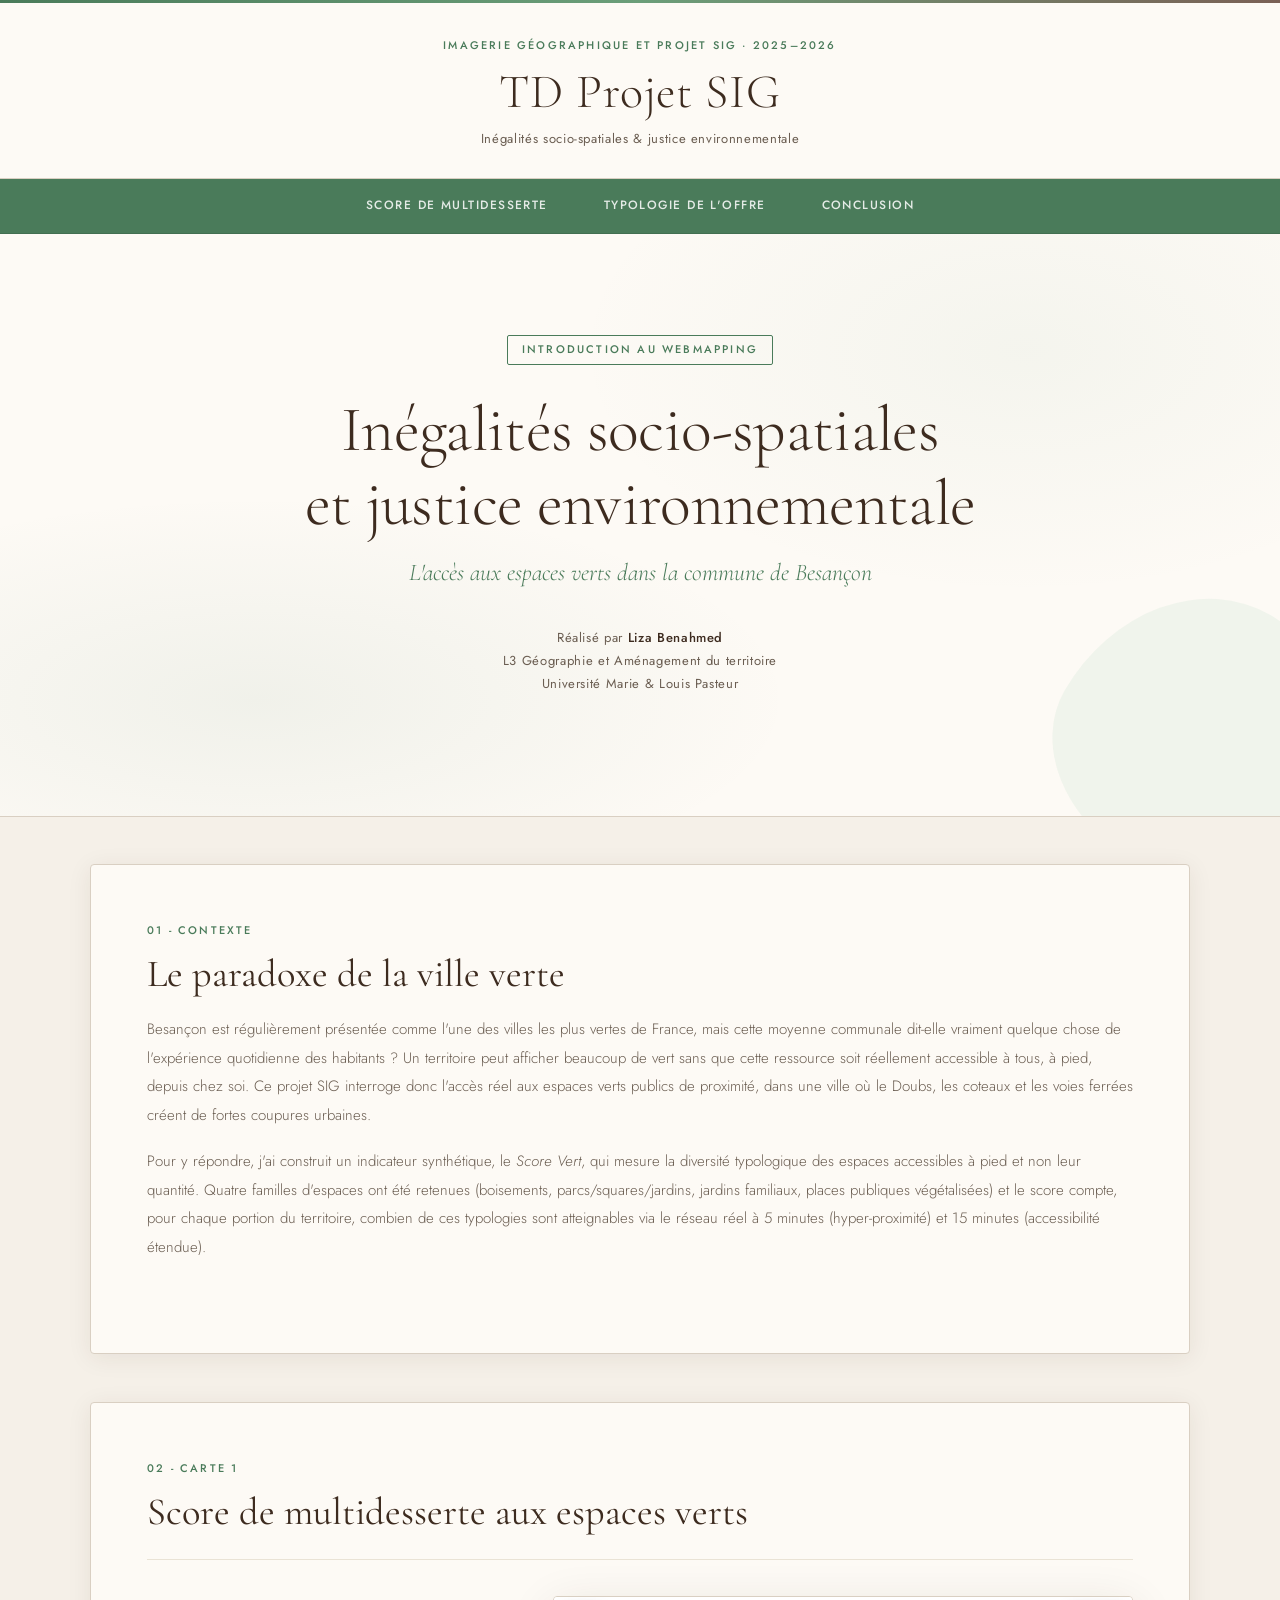
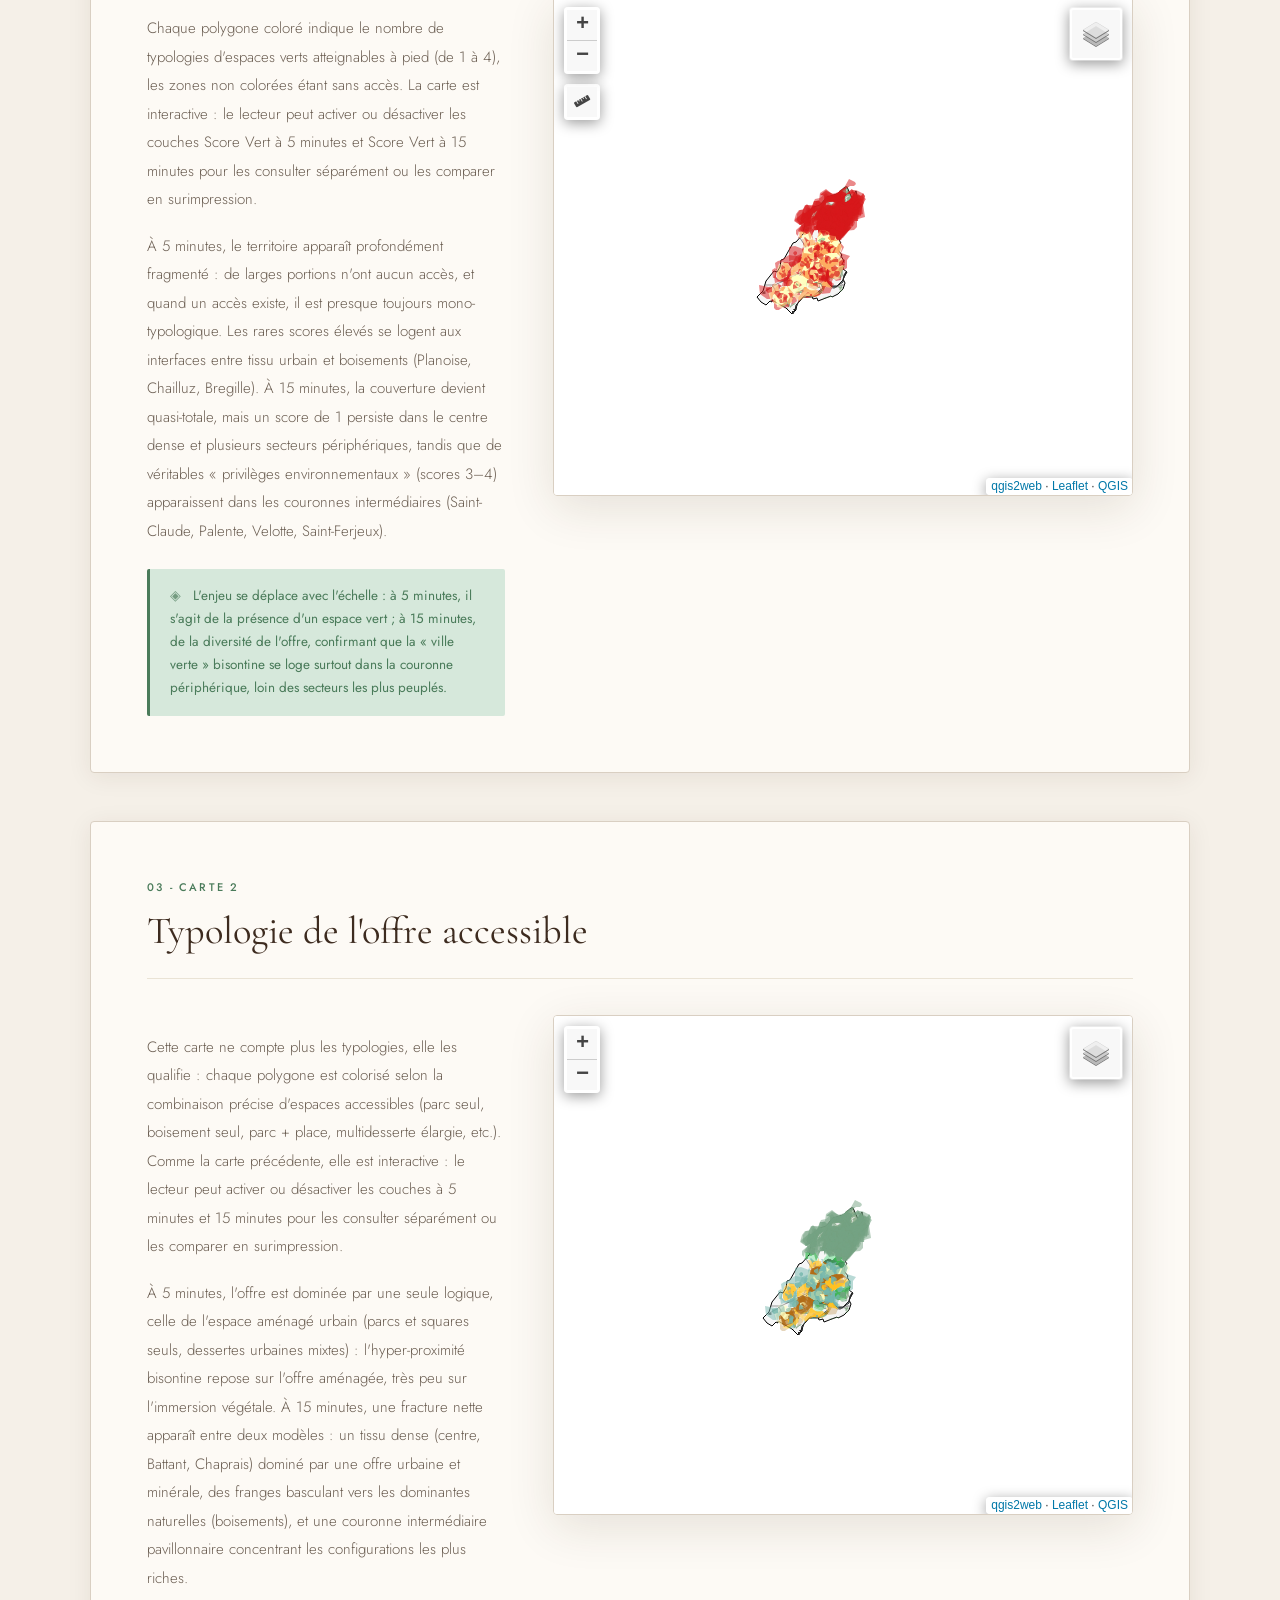
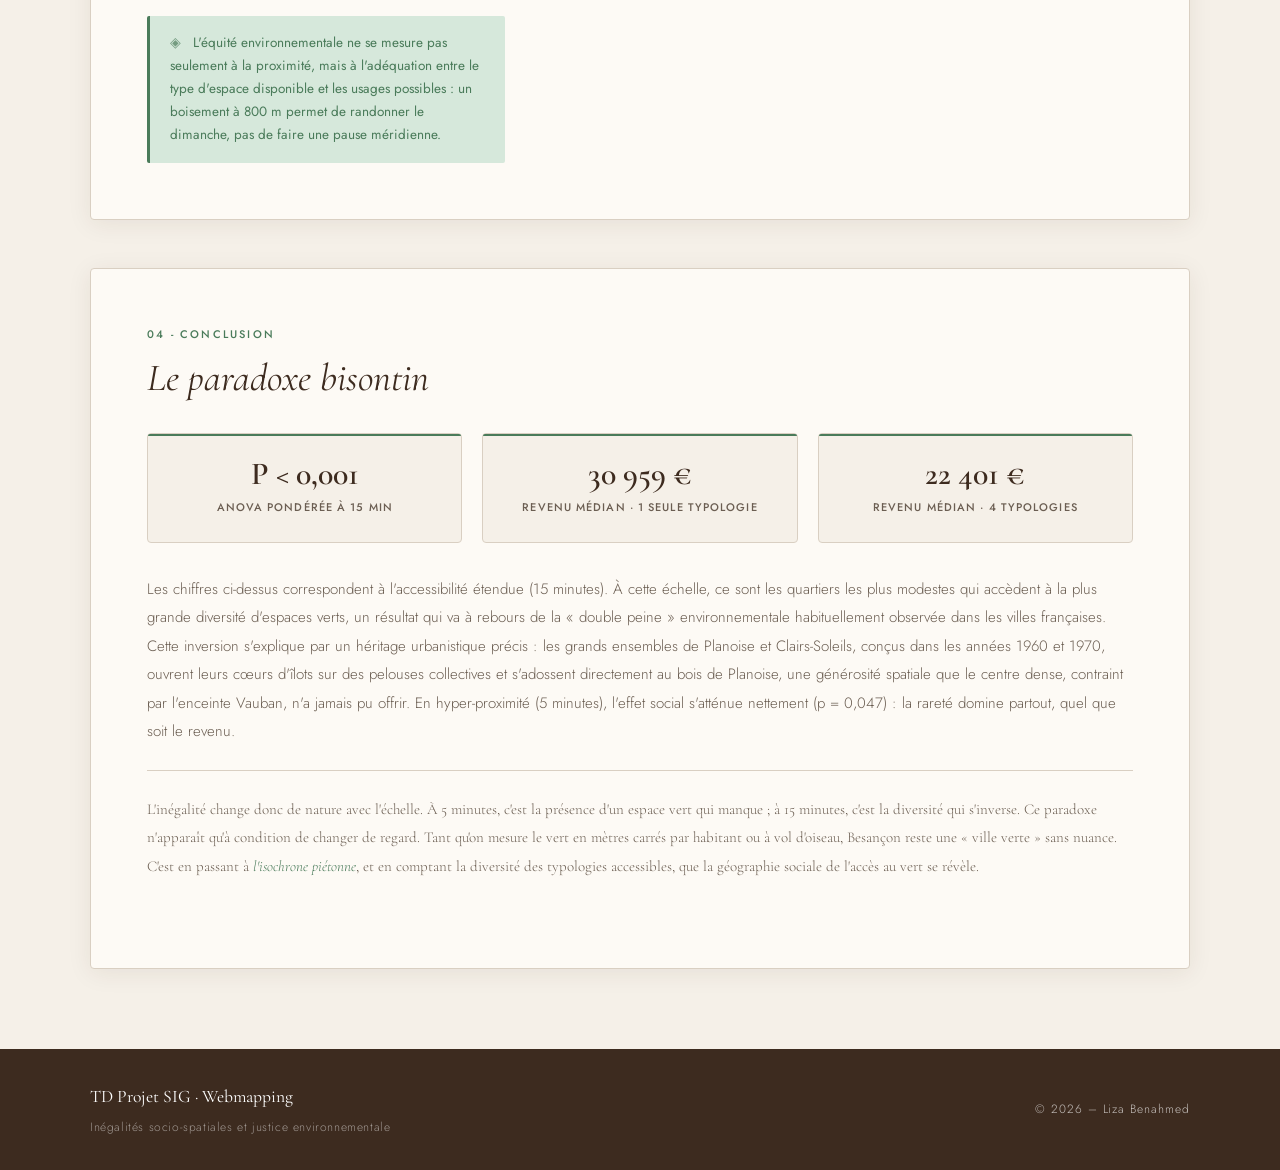
<file: index.html>
<!DOCTYPE html>
<html lang="fr">
<head>
    <meta charset="UTF-8">
    <title>Projet SIG - Webmapping</title>
    <link rel="stylesheet" href="mise_en_page_css.css">
    <link href="https://fonts.googleapis.com/css2?family=Cormorant+Garamond:ital,wght@0,300;0,400;0,600;1,300;1,400&family=Jost:wght@300;400;500&display=swap" rel="stylesheet">
</head>

<body>

<header>
    <div class="top-header">
        <div class="header-label">Imagerie géographique et projet SIG · 2025–2026</div>
        <h1>TD Projet SIG</h1>
        <div class="header-sub">Inégalités socio-spatiales &amp; justice environnementale</div>
    </div>

    <nav class="navbar">
        <ul>
            <li class="menu1"><a href="#carte1">Score de multidesserte</a></li>
            <li class="menu1"><a href="#carte2">Typologie de l'offre</a></li>
            <li class="menu1"><a href="#conclusion">Conclusion</a></li>
        </ul>
    </nav>
</header>

<section class="hero">
    <div class="hero-inner">
        <div class="hero-tag">Introduction au Webmapping</div>
        <h1 class="hero-title">Inégalités socio-spatiales<br>et justice environnementale</h1>
        <h2 class="hero-subtitle">L'accès aux espaces verts dans la commune de Besançon</h2>
        <div class="hero-meta">
            <span>Réalisé par <strong>Liza Benahmed</strong></span>
            <br><span>L3 Géographie et Aménagement du territoire</span>
            <br><span>Université Marie & Louis Pasteur</span>
        </div>
    </div>
    <div class="hero-deco"></div>
</section>

<section class="bloc" id="contexte">
    <div class="bloc-inner">
        <div class="section-label">01 - Contexte</div>
        <h2>Le paradoxe de la ville verte</h2>
        <p>Besançon est régulièrement présentée comme l'une des villes les plus vertes de France, mais cette moyenne communale dit-elle vraiment quelque chose de l'expérience quotidienne des habitants ? Un territoire peut afficher beaucoup de vert sans que cette ressource soit réellement accessible à tous, à pied, depuis chez soi. Ce projet SIG interroge donc l'accès réel aux espaces verts publics de proximité, dans une ville où le Doubs, les coteaux et les voies ferrées créent de fortes coupures urbaines.</p>
        <p>Pour y répondre, j'ai construit un indicateur synthétique, le <em>Score Vert</em>, qui mesure la diversité typologique des espaces accessibles à pied et non leur quantité. Quatre familles d'espaces ont été retenues (boisements, parcs/squares/jardins, jardins familiaux, places publiques végétalisées) et le score compte, pour chaque portion du territoire, combien de ces typologies sont atteignables via le réseau réel à 5 minutes (hyper-proximité) et 15 minutes (accessibilité étendue).</p>
    </div>
</section>

<!-- ================= CARTE 1 ================= -->
<section class="bloc carte" id="carte1">
    <div class="bloc-inner">
        <div class="section-label">02 - Carte 1</div>
        <h2>Score de multidesserte aux espaces verts</h2>
    </div>
    <div class="text-carte">
        <div class="texte">
            <p>Chaque polygone coloré indique le nombre de typologies d'espaces verts atteignables à pied (de 1 à 4), les zones non colorées étant sans accès. La carte est interactive : le lecteur peut activer ou désactiver les couches Score Vert à 5 minutes et Score Vert à 15 minutes pour les consulter séparément ou les comparer en surimpression.</p>
            <p>À 5 minutes, le territoire apparaît profondément fragmenté : de larges portions n'ont aucun accès, et quand un accès existe, il est presque toujours mono-typologique. Les rares scores élevés se logent aux interfaces entre tissu urbain et boisements (Planoise, Chailluz, Bregille). À 15 minutes, la couverture devient quasi-totale, mais un score de 1 persiste dans le centre dense et plusieurs secteurs périphériques, tandis que de véritables « privilèges environnementaux » (scores 3–4) apparaissent dans les couronnes intermédiaires (Saint-Claude, Palente, Velotte, Saint-Ferjeux).</p>
            <div class="note-card">
                <span class="note-icon">◈</span>
                L'enjeu se déplace avec l'échelle : à 5 minutes, il s'agit de la présence d'un espace vert ; à 15 minutes, de la diversité de l'offre, confirmant que la « ville verte » bisontine se loge surtout dans la couronne périphérique, loin des secteurs les plus peuplés.
            </div>
        </div>
        <div class="carte-container">
            <iframe src="qgis2web_carte_01/index.html" class="mapframe"></iframe>
        </div>
    </div>
</section>

<!-- ============ CARTE 2 ============= -->
<section class="bloc carte" id="carte2">
    <div class="bloc-inner">
        <div class="section-label">03 - Carte 2</div>
        <h2>Typologie de l'offre accessible</h2>
    </div>
    <div class="text-carte reverse">
        <div class="carte-container">
            <iframe src="qgis2web_carte_02/index.html" class="mapframe"></iframe>
        </div>
        <div class="texte">
            <p>Cette carte ne compte plus les typologies, elle les qualifie : chaque polygone est colorisé selon la combinaison précise d'espaces accessibles (parc seul, boisement seul, parc + place, multidesserte élargie, etc.). Comme la carte précédente, elle est interactive : le lecteur peut activer ou désactiver les couches à 5 minutes et 15 minutes pour les consulter séparément ou les comparer en surimpression.</p>
            <p>À 5 minutes, l'offre est dominée par une seule logique, celle de l'espace aménagé urbain (parcs et squares seuls, dessertes urbaines mixtes) : l'hyper-proximité bisontine repose sur l'offre aménagée, très peu sur l'immersion végétale. À 15 minutes, une fracture nette apparaît entre deux modèles : un tissu dense (centre, Battant, Chaprais) dominé par une offre urbaine et minérale, des franges basculant vers les dominantes naturelles (boisements), et une couronne intermédiaire pavillonnaire concentrant les configurations les plus riches.</p>
            <div class="note-card">
                <span class="note-icon">◈</span>
                L'équité environnementale ne se mesure pas seulement à la proximité, mais à l'adéquation entre le type d'espace disponible et les usages possibles : un boisement à 800 m permet de randonner le dimanche, pas de faire une pause méridienne.
            </div>
        </div>
    </div>
</section>

<!-- ================= Conclusion ================= -->
<section class="bloc conclusion" id="conclusion">
    <div class="bloc-inner">
        <div class="section-label">04 - Conclusion</div>
        <h2><em>Le paradoxe bisontin</em></h2>
        <div class="conclusion-grid">
            <div class="stat-card">
                <div class="stat-value">P &lt; 0,001</div>
                <div class="stat-label">ANOVA pondérée à 15 min</div>
            </div>
            <div class="stat-card">
                <div class="stat-value">30 959 €</div>
                <div class="stat-label">Revenu médian · 1 seule typologie</div>
            </div>
            <div class="stat-card">
                <div class="stat-value">22 401 €</div>
                <div class="stat-label">Revenu médian · 4 typologies</div>
            </div>
        </div>
        <p>Les chiffres ci-dessus correspondent à l'accessibilité étendue (15 minutes). À cette échelle, ce sont les quartiers les plus modestes qui accèdent à la plus grande diversité d'espaces verts, un résultat qui va à rebours de la « double peine » environnementale habituellement observée dans les villes françaises. Cette inversion s'explique par un héritage urbanistique précis : les grands ensembles de Planoise et Clairs-Soleils, conçus dans les années 1960 et 1970, ouvrent leurs cœurs d'îlots sur des pelouses collectives et s'adossent directement au bois de Planoise, une générosité spatiale que le centre dense, contraint par l'enceinte Vauban, n'a jamais pu offrir. En hyper-proximité (5 minutes), l'effet social s'atténue nettement (p = 0,047) : la rareté domine partout, quel que soit le revenu.</p>
        <p class="conclusion-final">L'inégalité change donc de nature avec l'échelle. À 5 minutes, c'est la présence d'un espace vert qui manque ; à 15 minutes, c'est la diversité qui s'inverse. Ce paradoxe n'apparaît qu'à condition de changer de regard. Tant qu'on mesure le vert en mètres carrés par habitant ou à vol d'oiseau, Besançon reste une « ville verte » sans nuance. C'est en passant à <em>l'isochrone piétonne</em>, et en comptant la diversité des typologies accessibles, que la géographie sociale de l'accès au vert se révèle.</p>
    </div>
</section>

<footer>
    <div class="footer-inner">
        <div class="footer-label">
            <div class="footer-title">TD Projet SIG · Webmapping</div>
            <div class="footer-sub">Inégalités socio-spatiales et justice environnementale</div>
        </div>
        <div class="footer-right">© 2026 – Liza Benahmed</div>
    </div>
</footer>

</body>
</html>
</file>
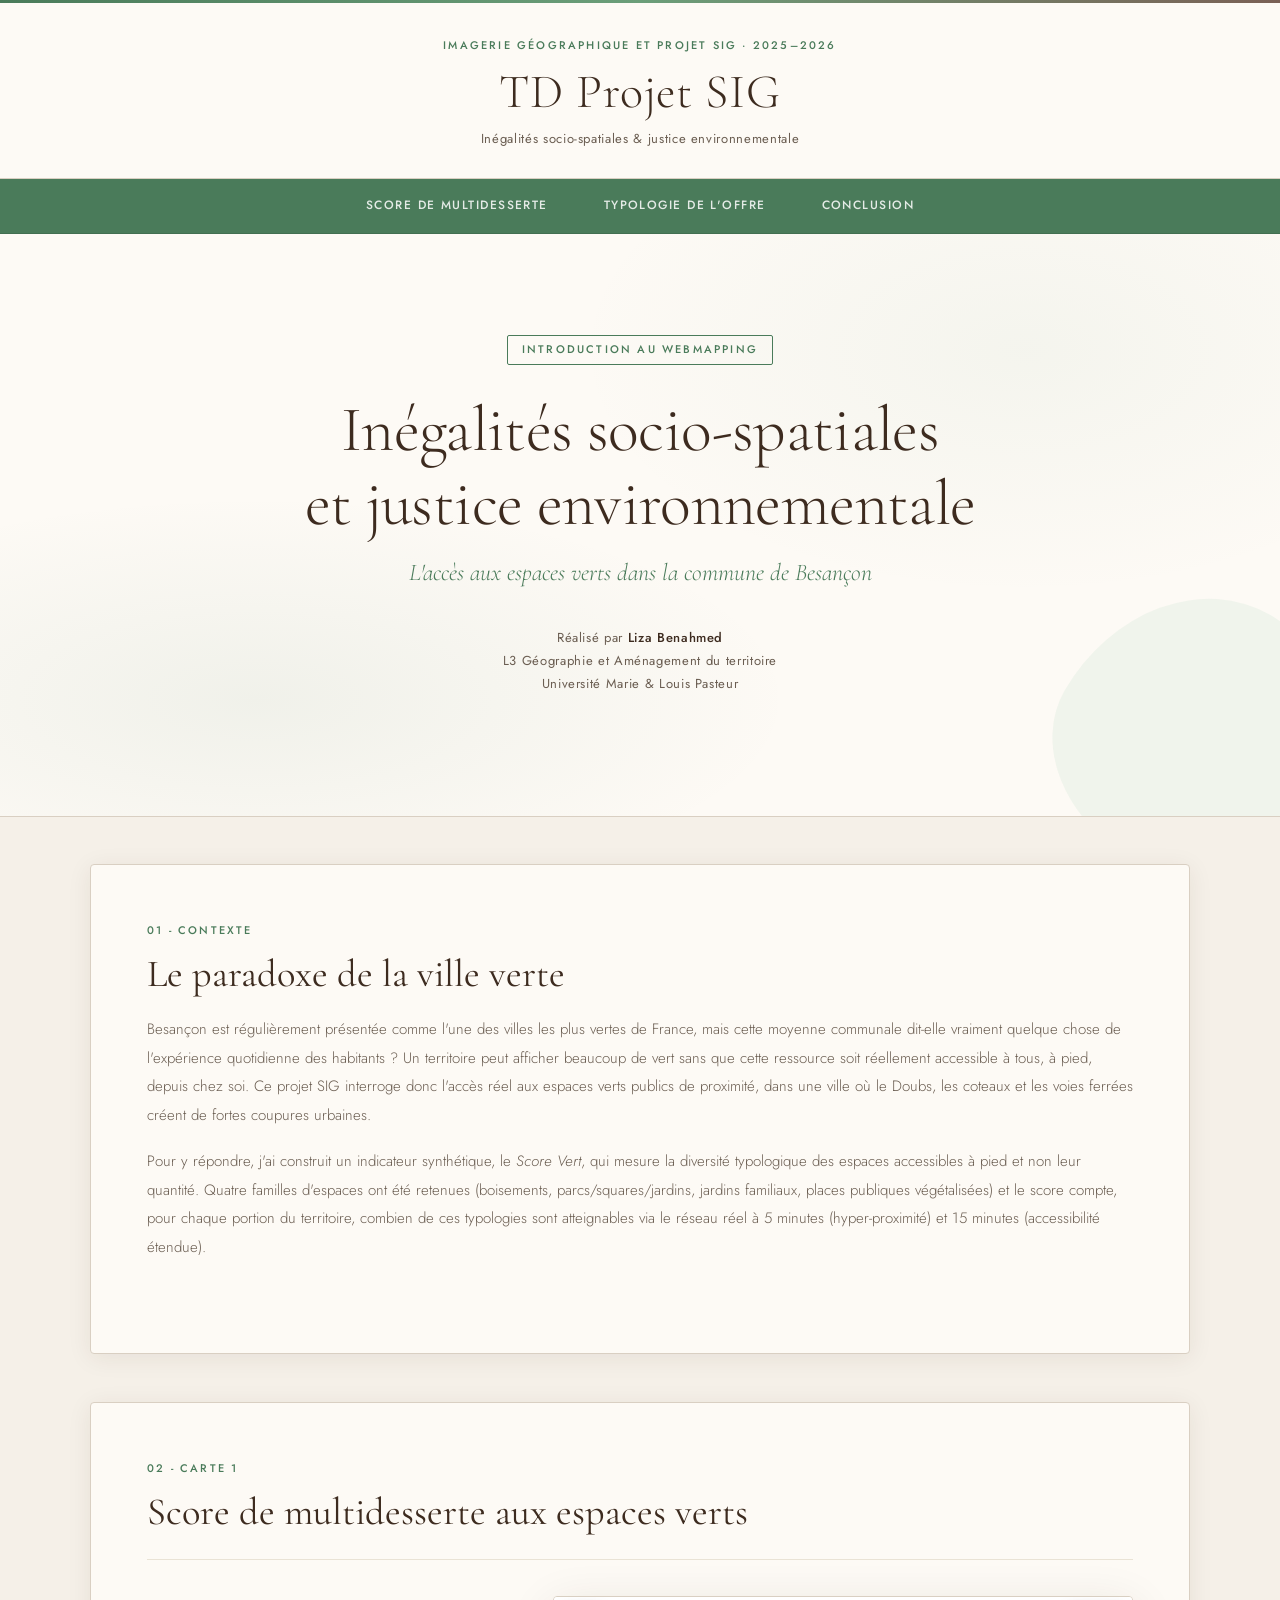
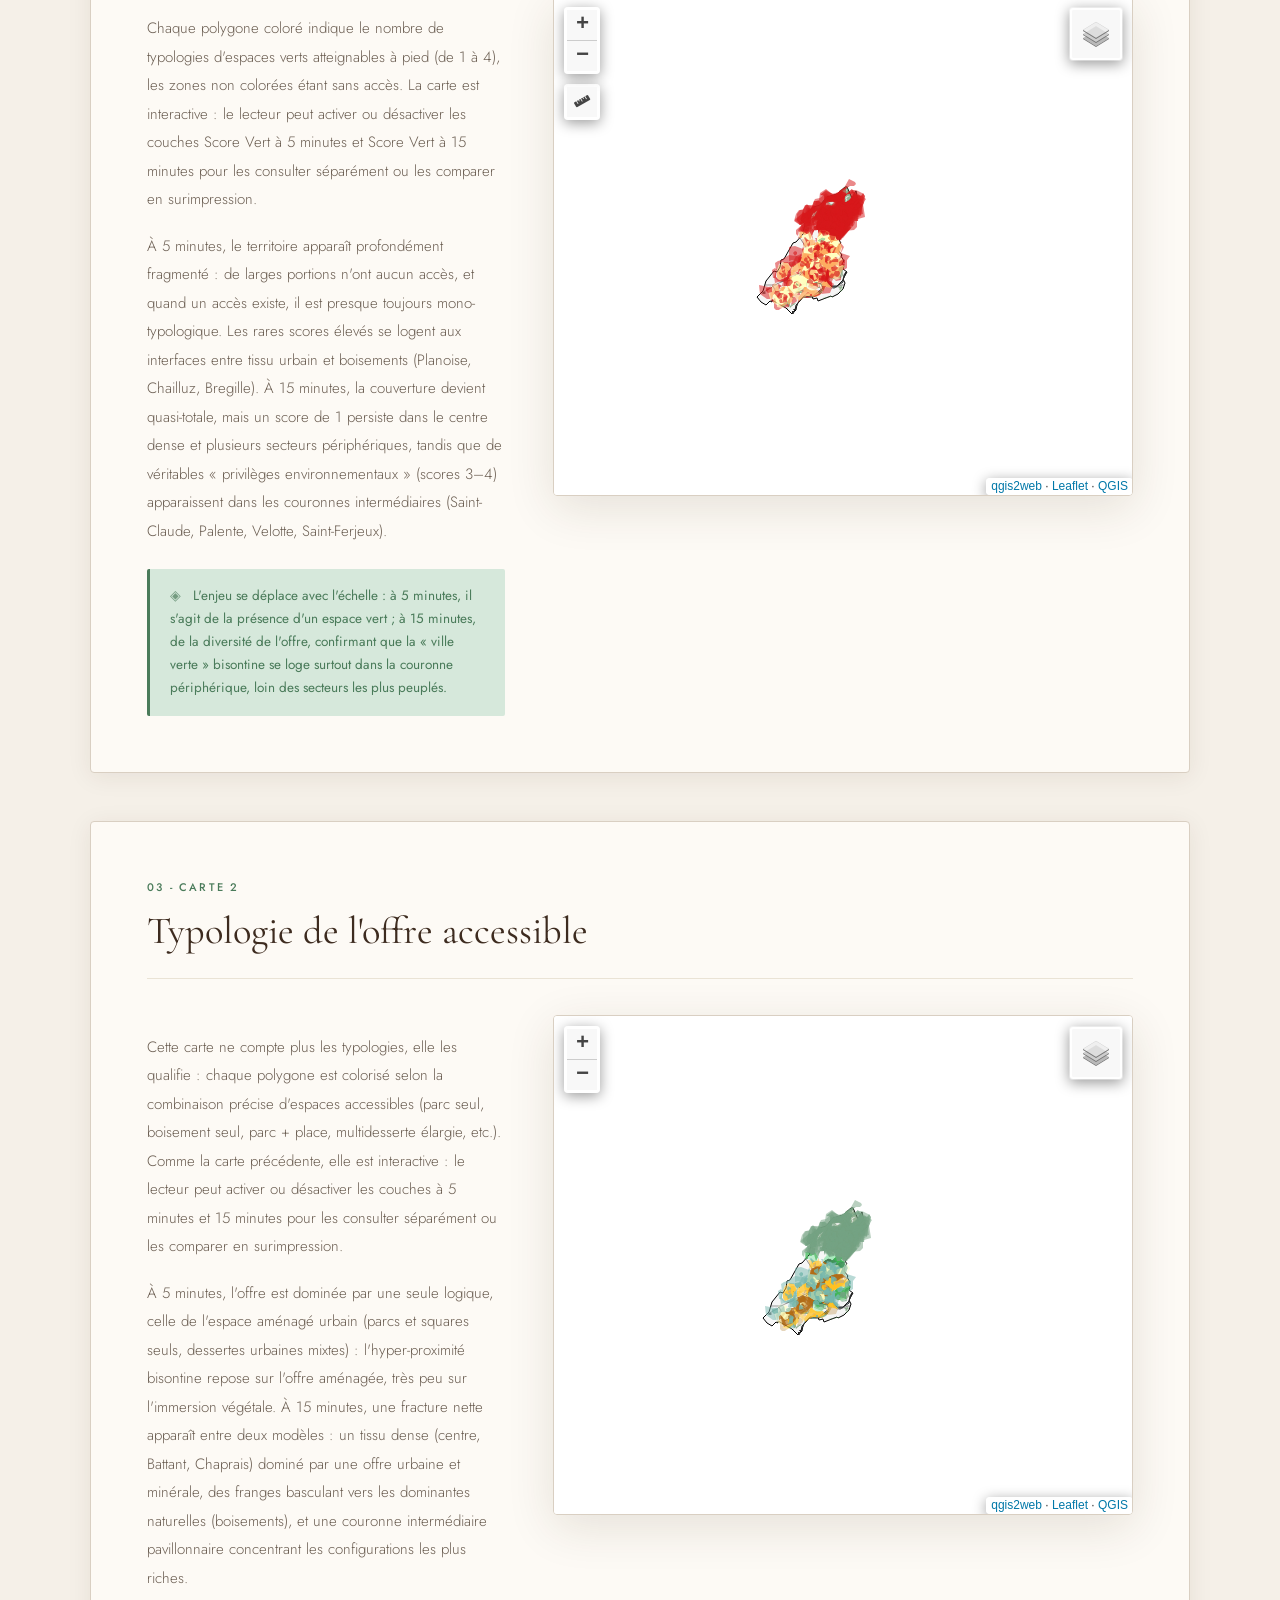
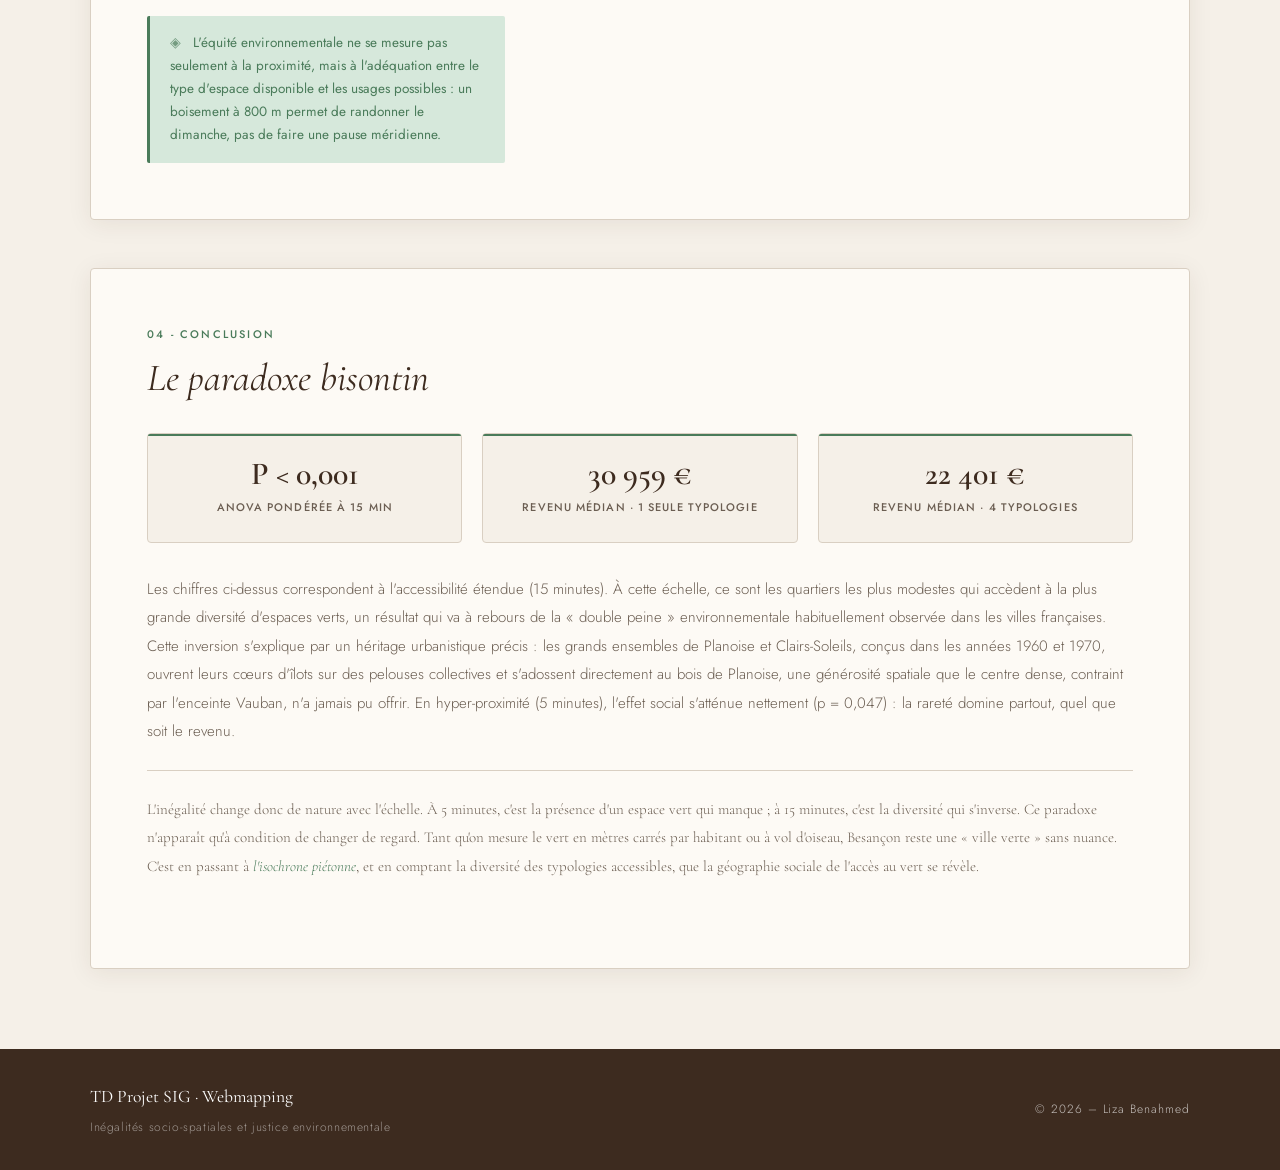
<file: html.html>
<!DOCTYPE html>
<html lang="fr">
<head>
    <meta charset="UTF-8">
    <title>Projet SIG - Webmapping</title>
    <link rel="stylesheet" href="mise_en_page_css.css">
    <link href="https://fonts.googleapis.com/css2?family=Cormorant+Garamond:ital,wght@0,300;0,400;0,600;1,300;1,400&family=Jost:wght@300;400;500&display=swap" rel="stylesheet">
</head>

<body>

<header>
    <div class="top-header">
        <div class="header-label">Imagerie géographique et projet SIG · 2025–2026</div>
        <h1>TD Projet SIG</h1>
        <div class="header-sub">Inégalités socio-spatiales &amp; justice environnementale</div>
    </div>

    <nav class="navbar">
        <ul>
            <li class="menu1"><a href="#carte1">Score de multidesserte</a></li>
            <li class="menu1"><a href="#carte2">Typologie de l'offre</a></li>
            <li class="menu1"><a href="#conclusion">Conclusion</a></li>
        </ul>
    </nav>
</header>

<section class="hero">
    <div class="hero-inner">
        <div class="hero-tag">Introduction au Webmapping</div>
        <h1 class="hero-title">Inégalités socio-spatiales<br>et justice environnementale</h1>
        <h2 class="hero-subtitle">L'accès aux espaces verts dans la commune de Besançon</h2>
        <div class="hero-meta">
            <span>Réalisé par <strong>Liza Benahmed</strong></span>
            <br><span>L3 Géographie et Aménagement du territoire</span>
            <br><span>Université Marie & Louis Pasteur</span>
        </div>
    </div>
    <div class="hero-deco"></div>
</section>

<section class="bloc" id="contexte">
    <div class="bloc-inner">
        <div class="section-label">01 - Contexte</div>
        <h2>Le paradoxe de la ville verte</h2>
        <p>Besançon est régulièrement présentée comme l'une des villes les plus vertes de France, mais cette moyenne communale dit-elle vraiment quelque chose de l'expérience quotidienne des habitants ? Un territoire peut afficher beaucoup de vert sans que cette ressource soit réellement accessible à tous, à pied, depuis chez soi. Ce projet SIG interroge donc l'accès réel aux espaces verts publics de proximité, dans une ville où le Doubs, les coteaux et les voies ferrées créent de fortes coupures urbaines.</p>
        <p>Pour y répondre, j'ai construit un indicateur synthétique, le <em>Score Vert</em>, qui mesure la diversité typologique des espaces accessibles à pied et non leur quantité. Quatre familles d'espaces ont été retenues (boisements, parcs/squares/jardins, jardins familiaux, places publiques végétalisées) et le score compte, pour chaque portion du territoire, combien de ces typologies sont atteignables via le réseau réel à 5 minutes (hyper-proximité) et 15 minutes (accessibilité étendue).</p>
    </div>
</section>

<!-- ================= CARTE 1 ================= -->
<section class="bloc carte" id="carte1">
    <div class="bloc-inner">
        <div class="section-label">02 - Carte 1</div>
        <h2>Score de multidesserte aux espaces verts</h2>
    </div>
    <div class="text-carte">
        <div class="texte">
            <p>Chaque polygone coloré indique le nombre de typologies d'espaces verts atteignables à pied (de 1 à 4), les zones non colorées étant sans accès. La carte est interactive : le lecteur peut activer ou désactiver les couches Score Vert à 5 minutes et Score Vert à 15 minutes pour les consulter séparément ou les comparer en surimpression.</p>
            <p>À 5 minutes, le territoire apparaît profondément fragmenté : de larges portions n'ont aucun accès, et quand un accès existe, il est presque toujours mono-typologique. Les rares scores élevés se logent aux interfaces entre tissu urbain et boisements (Planoise, Chailluz, Bregille). À 15 minutes, la couverture devient quasi-totale, mais un score de 1 persiste dans le centre dense et plusieurs secteurs périphériques, tandis que de véritables « privilèges environnementaux » (scores 3–4) apparaissent dans les couronnes intermédiaires (Saint-Claude, Palente, Velotte, Saint-Ferjeux).</p>
            <div class="note-card">
                <span class="note-icon">◈</span>
                L'enjeu se déplace avec l'échelle : à 5 minutes, il s'agit de la présence d'un espace vert ; à 15 minutes, de la diversité de l'offre, confirmant que la « ville verte » bisontine se loge surtout dans la couronne périphérique, loin des secteurs les plus peuplés.
            </div>
        </div>
        <div class="carte-container">
            <iframe src="./qgis2web_carte_01/index.html" class="mapframe"></iframe>
        </div>
    </div>
</section>

<!-- ============ CARTE 2 ============= -->
<section class="bloc carte" id="carte2">
    <div class="bloc-inner">
        <div class="section-label">03 - Carte 2</div>
        <h2>Typologie de l'offre accessible</h2>
    </div>
    <div class="text-carte reverse">
        <div class="carte-container">
            <iframe src="./qgis2web_carte_02/index.html" class="mapframe"></iframe>
        </div>
        <div class="texte">
            <p>Cette carte ne compte plus les typologies, elle les qualifie : chaque polygone est colorisé selon la combinaison précise d'espaces accessibles (parc seul, boisement seul, parc + place, multidesserte élargie, etc.). Comme la carte précédente, elle est interactive : le lecteur peut activer ou désactiver les couches à 5 minutes et 15 minutes pour les consulter séparément ou les comparer en surimpression.</p>
            <p>À 5 minutes, l'offre est dominée par une seule logique, celle de l'espace aménagé urbain (parcs et squares seuls, dessertes urbaines mixtes) : l'hyper-proximité bisontine repose sur l'offre aménagée, très peu sur l'immersion végétale. À 15 minutes, une fracture nette apparaît entre deux modèles : un tissu dense (centre, Battant, Chaprais) dominé par une offre urbaine et minérale, des franges basculant vers les dominantes naturelles (boisements), et une couronne intermédiaire pavillonnaire concentrant les configurations les plus riches.</p>
            <div class="note-card">
                <span class="note-icon">◈</span>
                L'équité environnementale ne se mesure pas seulement à la proximité, mais à l'adéquation entre le type d'espace disponible et les usages possibles : un boisement à 800 m permet de randonner le dimanche, pas de faire une pause méridienne.
            </div>
        </div>
    </div>
</section>

<!-- ================= Conclusion ================= -->
<section class="bloc conclusion" id="conclusion">
    <div class="bloc-inner">
        <div class="section-label">04 - Conclusion</div>
        <h2><em>Le paradoxe bisontin</em></h2>
        <div class="conclusion-grid">
            <div class="stat-card">
                <div class="stat-value">P &lt; 0,001</div>
                <div class="stat-label">ANOVA pondérée à 15 min</div>
            </div>
            <div class="stat-card">
                <div class="stat-value">30 959 €</div>
                <div class="stat-label">Revenu médian · 1 seule typologie</div>
            </div>
            <div class="stat-card">
                <div class="stat-value">22 401 €</div>
                <div class="stat-label">Revenu médian · 4 typologies</div>
            </div>
        </div>
        <p>Les chiffres ci-dessus correspondent à l'accessibilité étendue (15 minutes). À cette échelle, ce sont les quartiers les plus modestes qui accèdent à la plus grande diversité d'espaces verts, un résultat qui va à rebours de la « double peine » environnementale habituellement observée dans les villes françaises. Cette inversion s'explique par un héritage urbanistique précis : les grands ensembles de Planoise et Clairs-Soleils, conçus dans les années 1960 et 1970, ouvrent leurs cœurs d'îlots sur des pelouses collectives et s'adossent directement au bois de Planoise, une générosité spatiale que le centre dense, contraint par l'enceinte Vauban, n'a jamais pu offrir. En hyper-proximité (5 minutes), l'effet social s'atténue nettement (p = 0,047) : la rareté domine partout, quel que soit le revenu.</p>
        <p class="conclusion-final">L'inégalité change donc de nature avec l'échelle. À 5 minutes, c'est la présence d'un espace vert qui manque ; à 15 minutes, c'est la diversité qui s'inverse. Ce paradoxe n'apparaît qu'à condition de changer de regard. Tant qu'on mesure le vert en mètres carrés par habitant ou à vol d'oiseau, Besançon reste une « ville verte » sans nuance. C'est en passant à <em>l'isochrone piétonne</em>, et en comptant la diversité des typologies accessibles, que la géographie sociale de l'accès au vert se révèle.</p>
    </div>
</section>

<footer>
    <div class="footer-inner">
        <div class="footer-label">
            <div class="footer-title">TD Projet SIG · Webmapping</div>
            <div class="footer-sub">Inégalités socio-spatiales et justice environnementale</div>
        </div>
        <div class="footer-right">© 2026 – Liza Benahmed</div>
    </div>
</footer>

</body>
</html>
</file>
<file: mise_en_page_css.css>
/* ===========
   VARIABLES 
============= */
:root {
    --beige:      #F5F0E8;
    --beige-dark: #EAE3D5;
    --cream:      #FDFAF5;
    --vert:       #4A7B5A;
    --vert-light: #6B9E79;
    --vert-pale:  #D6E8DB;
    --brun:       #3D2B1F;
    --brun-light: #7A6055;
    --text:       #2C2018;
    --text-muted: #6B5E52;
    --border:     #D9CFC2;
    --white:      #FFFFFF;
    --shadow:     0 4px 24px rgba(60, 40, 20, 0.08);
    --shadow-lg:  0 12px 48px rgba(60, 40, 20, 0.12);
}

/* =========================
   ANIMATIONS D'ENTRÉE
========================= */
@keyframes zoomFadeIn {
    from {
        opacity: 0;
        transform: scale(0.96) translateY(10px);
    }
    to {
        opacity: 1;
        transform: scale(1) translateY(0);
    }
}

@keyframes fadeSlideDown {
    from {
        opacity: 0;
        transform: translateY(-16px);
    }
    to {
        opacity: 1;
        transform: translateY(0);
    }
}

@keyframes fadeSlideUp {
    from {
        opacity: 0;
        transform: translateY(24px);
    }
    to {
        opacity: 1;
        transform: translateY(0);
    }
}

/* Application des animations au chargement */
header {
    animation: fadeSlideDown 0.6s ease both;
}

.hero {
    animation: zoomFadeIn 0.8s cubic-bezier(0.22, 1, 0.36, 1) 0.15s both;
}

.hero-tag {
    animation: fadeSlideUp 0.6s ease 0.35s both;
}

.hero-title {
    animation: zoomFadeIn 0.7s cubic-bezier(0.22, 1, 0.36, 1) 0.45s both;
}

.hero-subtitle {
    animation: fadeSlideUp 0.6s ease 0.6s both;
}

.hero-meta {
    animation: fadeSlideUp 0.5s ease 0.75s both;
}

/* ===================
   RESET & BASE
==================== */
*, *::before, *::after {
    box-sizing: border-box;
    margin: 0;
    padding: 0;
}

html {
    scroll-behavior: smooth;
}

body {
    font-family: 'Jost', sans-serif;
    font-weight: 300;
    background: var(--beige);
    color: var(--text);
    line-height: 1.8;
    font-size: 16px;
}

/* =========
   HEADER
============ */
.top-header {
    background: var(--cream);
    border-bottom: 1px solid var(--border);
    text-align: center;
    padding: 36px 20px 28px;
    position: relative;
}

.top-header::before {
    content: '';
    position: absolute;
    top: 0; left: 0; right: 0;
    height: 3px;
    background: linear-gradient(90deg, var(--vert), var(--vert-light), var(--brun-light));
}

.header-label {
    font-family: 'Jost', sans-serif;
    font-size: 11px;
    font-weight: 500;
    letter-spacing: 0.2em;
    text-transform: uppercase;
    color: var(--vert);
    margin-bottom: 10px;
}

.top-header h1 {
    font-family: 'Cormorant Garamond', serif;
    font-size: clamp(2rem, 4vw, 3rem);
    font-weight: 300;
    color: var(--brun);
    letter-spacing: 0.02em;
    line-height: 1.1;
}

.header-sub {
    margin-top: 8px;
    font-size: 13px;
    color: var(--text-muted);
    font-weight: 400;
    letter-spacing: 0.05em;
}

/* =========
   NAVBAR
============ */
.navbar {
    background: var(--vert);
    position: sticky;
    top: 0;
    z-index: 100;
    border-bottom: 1px solid rgba(0,0,0,0.1);
}

.navbar ul {
    list-style: none;
    display: flex;
    justify-content: center;
    gap: 0;
    padding: 0;
    margin: 0;
}

.navbar li {
    position: relative;
}

.navbar a {
    display: block;
    color: rgba(255,255,255,0.85);
    text-decoration: none;
    font-size: 12px;
    font-weight: 500;
    letter-spacing: 0.12em;
    text-transform: uppercase;
    padding: 16px 28px;
    transition: color 0.2s, background 0.2s;
}

.navbar a:hover {
    color: var(--white);
    background: rgba(255,255,255,0.1);
}

/* =======
   HERO
========== */
.hero {
    background: var(--cream);
    padding: 100px 40px 120px;
    text-align: center;
    position: relative;
    overflow: hidden;
    border-bottom: 1px solid var(--border);
}

.hero::before {
    content: '';
    position: absolute;
    inset: 0;
    background: 
        radial-gradient(ellipse 60% 50% at 20% 80%, rgba(74, 123, 90, 0.07) 0%, transparent 70%),
        radial-gradient(ellipse 50% 60% at 80% 20%, rgba(107, 158, 121, 0.06) 0%, transparent 70%);
    pointer-events: none;
}

/* Leaf decoration */
.hero-deco {
    position: absolute;
    right: -60px;
    bottom: -60px;
    width: 280px;
    height: 280px;
    border-radius: 50% 50% 50% 50% / 60% 60% 40% 40%;
    background: var(--vert-pale);
    opacity: 0.35;
    transform: rotate(30deg);
}

.hero-inner {
    position: relative;
    z-index: 1;
    max-width: 800px;
    margin: 0 auto;
}

.hero-tag {
    display: inline-block;
    font-size: 11px;
    font-weight: 500;
    letter-spacing: 0.2em;
    text-transform: uppercase;
    color: var(--vert);
    border: 1px solid var(--vert);
    border-radius: 2px;
    padding: 4px 14px;
    margin-bottom: 28px;
}

.hero-title {
    font-family: 'Cormorant Garamond', serif;
    font-size: clamp(2.2rem, 5vw, 4rem);
    font-weight: 300;
    line-height: 1.15;
    color: var(--brun);
    margin-bottom: 16px;
    letter-spacing: -0.01em;
}

.hero-subtitle {
    font-family: 'Cormorant Garamond', serif;
    font-size: clamp(1.1rem, 2.5vw, 1.5rem);
    font-weight: 300;
    font-style: italic;
    color: var(--vert);
    margin-bottom: 36px;
    line-height: 1.4;
}

.hero-meta {
    font-size: 13px;
    color: var(--text-muted);
    font-weight: 400;
    letter-spacing: 0.05em;
}

.hero-meta strong {
    color: var(--brun);
    font-weight: 500;
}

/* ================
   BLOCS COMMUNS
==================== */
.bloc {
    background: var(--cream);
    margin: 48px auto;
    padding: 56px;
    max-width: 1100px;
    border-radius: 4px;
    box-shadow: var(--shadow);
    border: 1px solid var(--border);
}

.bloc-inner {
    margin-bottom: 36px;
}

.section-label {
    font-size: 11px;
    font-weight: 500;
    letter-spacing: 0.2em;
    text-transform: uppercase;
    color: var(--vert);
    margin-bottom: 10px;
}

.bloc h2 {
    font-family: 'Cormorant Garamond', serif;
    font-size: clamp(1.6rem, 3vw, 2.4rem);
    font-weight: 400;
    color: var(--brun);
    line-height: 1.2;
    margin-bottom: 0;
}

.bloc p {
    color: var(--text-muted);
    font-size: 15px;
    line-height: 1.9;
    margin-top: 18px;
    font-weight: 300;
}

/* ===========
   CARTES 
=============== */
.carte .bloc-inner {
    padding-bottom: 24px;
    border-bottom: 1px solid var(--beige-dark);
    margin-bottom: 36px;
}

.text-carte {
    display: flex;
    gap: 48px;
    align-items: flex-start;
}

.text-carte.reverse {
    flex-direction: row-reverse;
}

.texte {
    flex: 1 1 300px;
}

.carte-container {
    flex: 1.4 1 500px;
}

.mapframe {
    width: 100%;
    height: 500px;
    border-radius: 4px;
    border: 1px solid var(--border);
    box-shadow: var(--shadow-lg);
    display: block;
}

/* NOTE CARD */
.note-card {
    margin-top: 24px;
    padding: 16px 20px;
    background: var(--vert-pale);
    border-left: 3px solid var(--vert);
    border-radius: 2px;
    font-size: 13.5px;
    color: var(--vert);
    font-weight: 400;
    line-height: 1.7;
}

.note-icon {
    margin-right: 8px;
    opacity: 0.7;
}

/* ==============
   CONCLUSION
================= */
.conclusion .bloc-inner {
    margin-bottom: 32px;
}

.conclusion-grid {
    display: grid;
    grid-template-columns: repeat(3, 1fr);
    gap: 20px;
    margin: 32px 0;
}

.stat-card {
    background: var(--beige);
    border: 1px solid var(--border);
    border-radius: 4px;
    padding: 24px 20px;
    text-align: center;
    position: relative;
}

.stat-card::before {
    content: '';
    position: absolute;
    top: 0; left: 0; right: 0;
    height: 2px;
    background: var(--vert);
    border-radius: 4px 4px 0 0;
}

.stat-value {
    font-family: 'Cormorant Garamond', serif;
    font-size: 2rem;
    font-weight: 600;
    color: var(--brun);
    line-height: 1;
    margin-bottom: 8px;
}

.stat-label {
    font-size: 11px;
    font-weight: 500;
    letter-spacing: 0.1em;
    text-transform: uppercase;
    color: var(--text-muted);
}

.conclusion-final {
    font-family: 'Cormorant Garamond', serif;
    font-size: 1.25rem;
    font-weight: 400;
    color: var(--brun);
    line-height: 1.7;
    border-top: 1px solid var(--border);
    padding-top: 24px;
    margin-top: 24px !important;
}

.conclusion-final em {
    color: var(--vert);
    font-style: italic;
}

/* ==============
   FOOTER
================= */
footer {
    background: var(--brun);
    color: rgba(255,255,255,0.7);
    padding: 32px 40px;
    margin-top: 80px;
}

.footer-inner {
    max-width: 1100px;
    margin: 0 auto;
    display: flex;
    justify-content: space-between;
    align-items: center;
    gap: 20px;
}

.footer-title {
    font-family: 'Cormorant Garamond', serif;
    font-size: 1.1rem;
    font-weight: 400;
    color: var(--white);
    margin-bottom: 4px;
}

.footer-sub {
    font-size: 12px;
    letter-spacing: 0.05em;
    color: rgba(255,255,255,0.5);
}

.footer-right {
    font-size: 12px;
    letter-spacing: 0.08em;
    white-space: nowrap;
}

/* =============================================
   RESPONSIVE
============================================= */
@media screen and (max-width: 900px) {
    .bloc {
        margin: 24px 16px;
        padding: 32px 24px;
    }

    .text-carte,
    .text-carte.reverse {
        flex-direction: column;
    }

    .conclusion-grid {
        grid-template-columns: 1fr;
    }

    .footer-inner {
        flex-direction: column;
        text-align: center;
    }

    .hero {
        padding: 60px 24px 80px;
    }

    .navbar a {
        padding: 14px 16px;
        font-size: 11px;
    }
}
</file>
